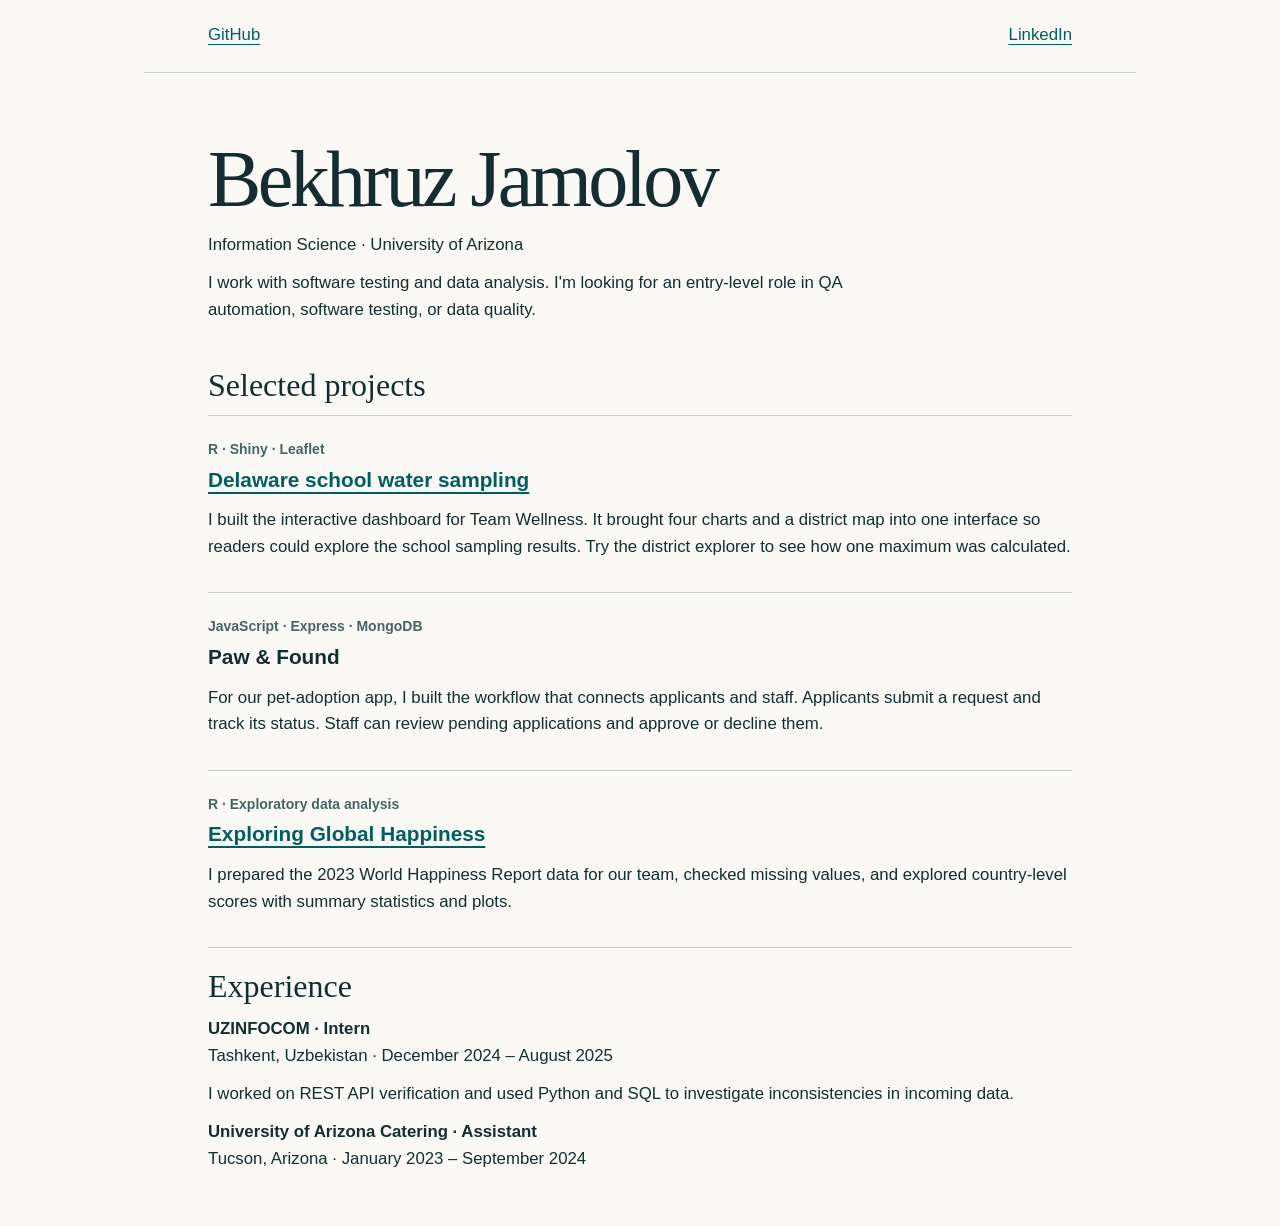
<file: index.html>
<!doctype html><html lang="en"><head><meta charset="utf-8"><meta name="viewport" content="width=device-width, initial-scale=1"><title>Bekhruz Jamolov | QA and data projects</title><link rel="stylesheet" href="style.css"></head><body><nav><a href="https://github.com/jamolovb">GitHub</a><a href="https://www.linkedin.com/in/bekhruzjamolov/">LinkedIn</a></nav><main><header><h1>Bekhruz Jamolov</h1><p>Information Science · University of Arizona</p><p>I work with software testing and data analysis. I'm looking for an entry-level role in QA automation, software testing, or data quality.</p></header><h2>Selected projects</h2><article><small>R · Shiny · Leaflet</small><h3><a href="projects/delaware/">Delaware school water sampling</a></h3><p>I built the interactive dashboard for Team Wellness. It brought four charts and a district map into one interface so readers could explore the school sampling results. Try the district explorer to see how one maximum was calculated.</p></article><article><small>JavaScript · Express · MongoDB</small><h3>Paw &amp; Found</h3><p>For our pet-adoption app, I built the workflow that connects applicants and staff. Applicants submit a request and track its status. Staff can review pending applications and approve or decline them.</p></article><article><small>R · Exploratory data analysis</small><h3><a href="https://github.com/jamolovb/html-portfolio/tree/main/projects/happiness">Exploring Global Happiness</a></h3><p>I prepared the 2023 World Happiness Report data for our team, checked missing values, and explored country-level scores with summary statistics and plots.</p></article><section><h2>Experience</h2><p><strong>UZINFOCOM · Intern</strong><br>Tashkent, Uzbekistan · December 2024 – August 2025</p><p>I worked on REST API verification and used Python and SQL to investigate inconsistencies in incoming data.</p><p><strong>University of Arizona Catering · Assistant</strong><br>Tucson, Arizona · January 2023 – September 2024</p></section></main></body></html>
</file>
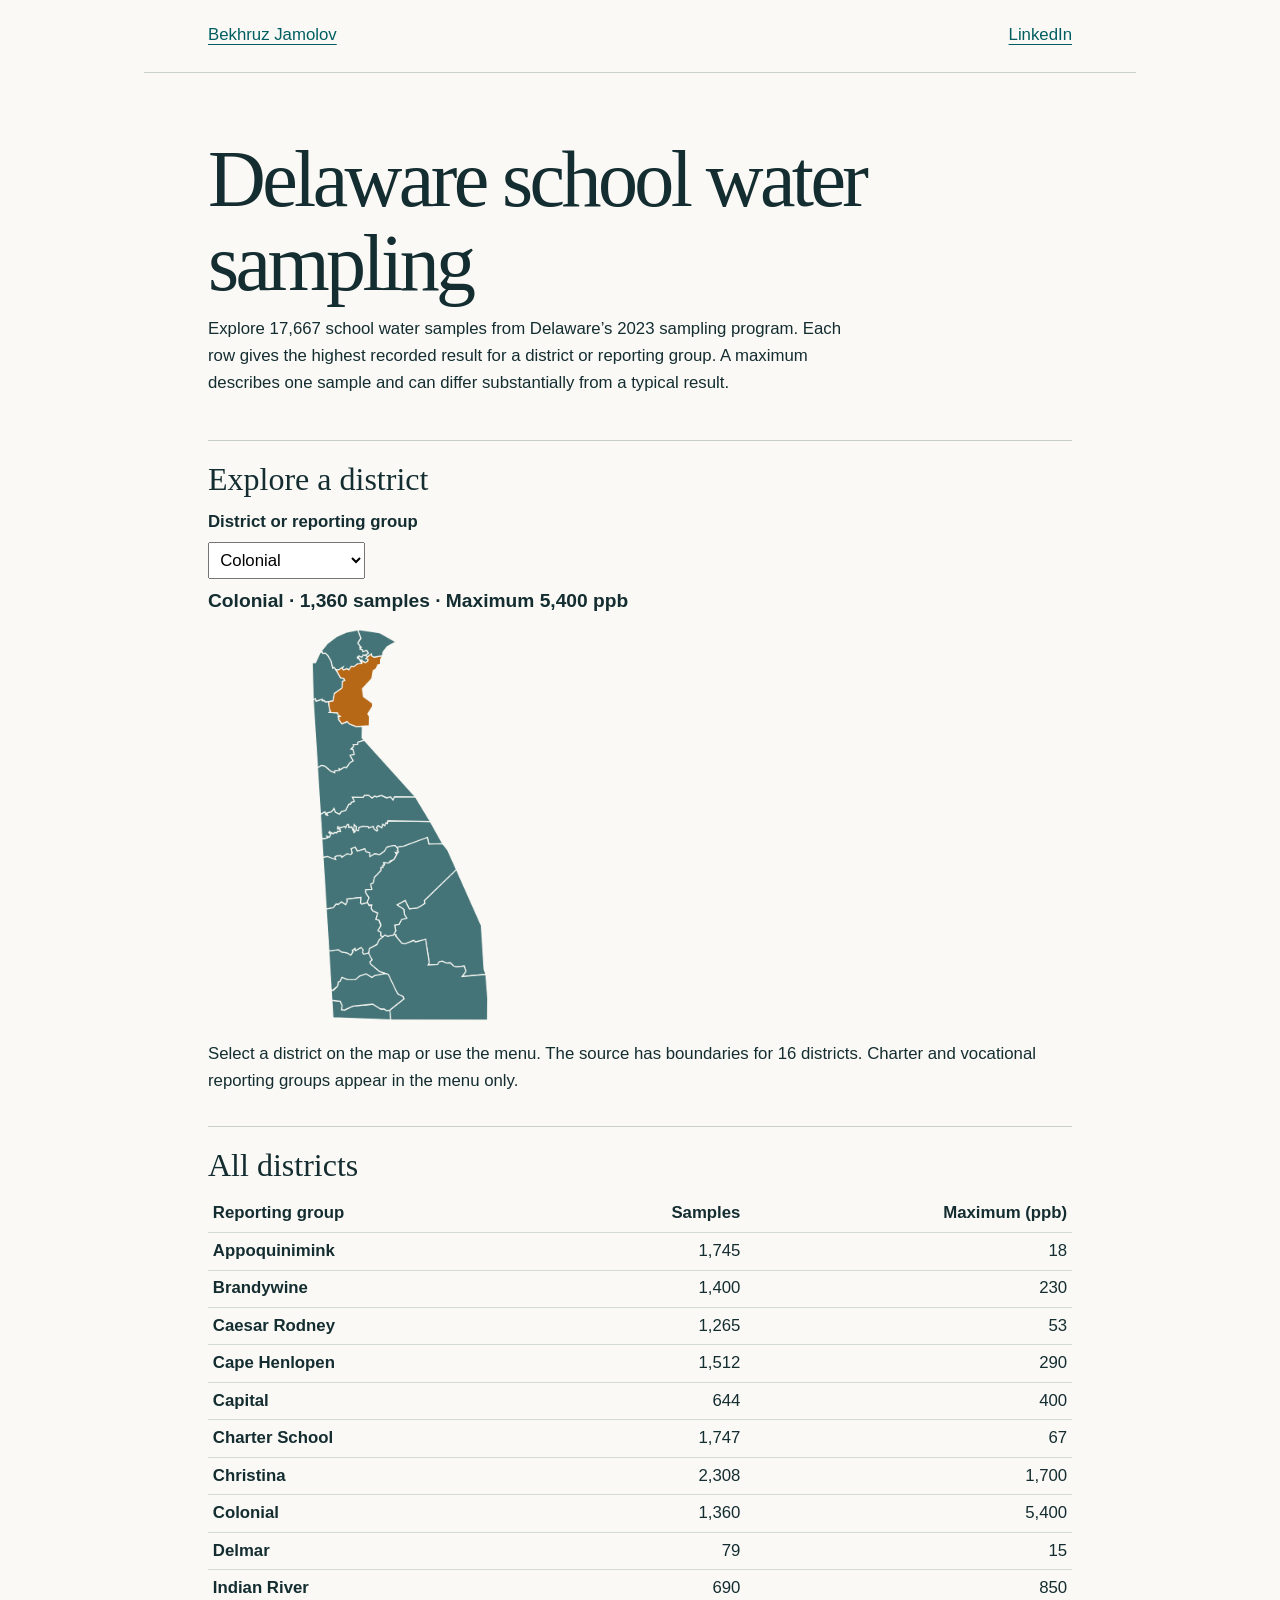
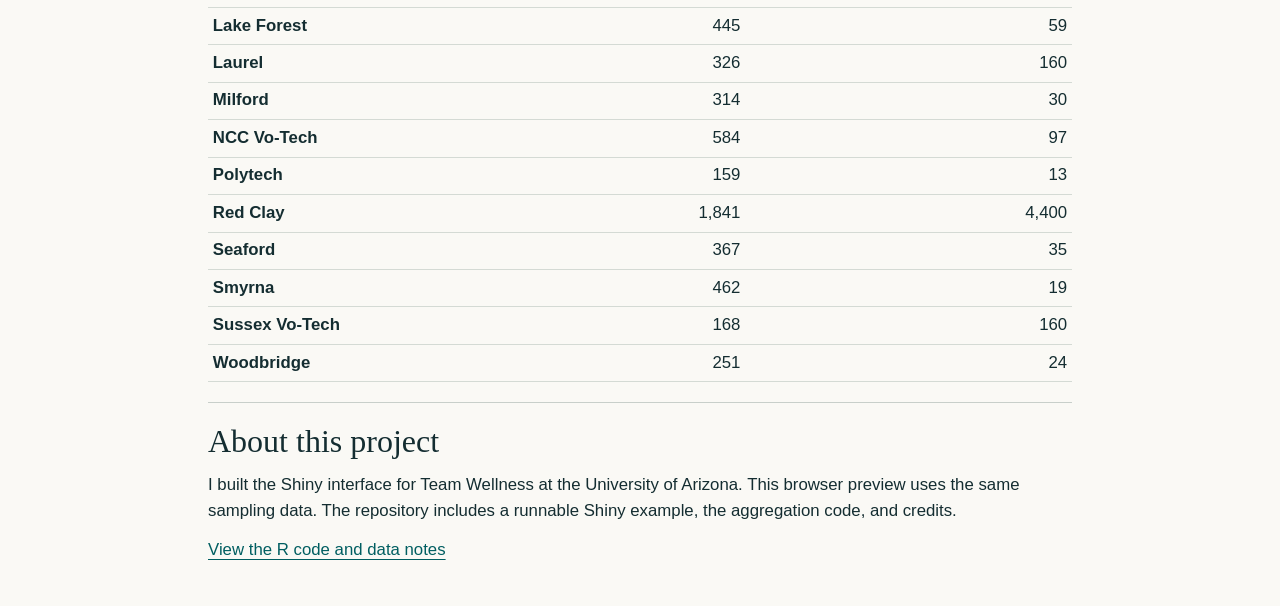
<file: projects/delaware/index.html>
<!doctype html><html lang="en"><head><meta charset="utf-8"><meta name="viewport" content="width=device-width, initial-scale=1"><title>Delaware school water sampling | Bekhruz Jamolov</title><link rel="stylesheet" href="../../style.css"></head><body><nav><a href="../../">Bekhruz Jamolov</a><a href="https://www.linkedin.com/in/bekhruzjamolov/">LinkedIn</a></nav><main><header><h1>Delaware school water sampling</h1><p>Explore 17,667 school water samples from Delaware’s 2023 sampling program. Each row gives the highest recorded result for a district or reporting group. A maximum describes one sample and can differ substantially from a typical result.</p></header><section><h2>Explore a district</h2><label for="district">District or reporting group</label><select id="district"><option data-count="1,745" data-peak="18">Appoquinimink</option><option data-count="1,400" data-peak="230">Brandywine</option><option data-count="1,265" data-peak="53">Caesar Rodney</option><option data-count="1,512" data-peak="290">Cape Henlopen</option><option data-count="644" data-peak="400">Capital</option><option data-count="1,747" data-peak="67">Charter School</option><option data-count="2,308" data-peak="1,700">Christina</option><option data-count="1,360" data-peak="5,400" selected>Colonial</option><option data-count="79" data-peak="15">Delmar</option><option data-count="690" data-peak="850">Indian River</option><option data-count="445" data-peak="59">Lake Forest</option><option data-count="326" data-peak="160">Laurel</option><option data-count="314" data-peak="30">Milford</option><option data-count="584" data-peak="97">NCC Vo-Tech</option><option data-count="159" data-peak="13">Polytech</option><option data-count="1,841" data-peak="4,400">Red Clay</option><option data-count="367" data-peak="35">Seaford</option><option data-count="462" data-peak="19">Smyrna</option><option data-count="168" data-peak="160">Sussex Vo-Tech</option><option data-count="251" data-peak="24">Woodbridge</option></select><output id="result" for="district" aria-live="polite">Colonial · 1,360 samples · Maximum 5,400 ppb</output><canvas id="district-map" width="480" height="520" style="width:min(100%,24rem);height:auto;cursor:pointer" aria-label="Delaware district boundaries. Use the district selector above for keyboard access."></canvas><p>Select a district on the map or use the menu. The source has boundaries for 16 districts. Charter and vocational reporting groups appear in the menu only.</p></section><section><h2>All districts</h2><table><thead><tr><th scope="col">Reporting group</th><th scope="col">Samples</th><th scope="col">Maximum (ppb)</th></tr></thead><tbody><tr><th scope="row">Appoquinimink</th><td>1,745</td><td>18</td></tr><tr><th scope="row">Brandywine</th><td>1,400</td><td>230</td></tr><tr><th scope="row">Caesar Rodney</th><td>1,265</td><td>53</td></tr><tr><th scope="row">Cape Henlopen</th><td>1,512</td><td>290</td></tr><tr><th scope="row">Capital</th><td>644</td><td>400</td></tr><tr><th scope="row">Charter School</th><td>1,747</td><td>67</td></tr><tr><th scope="row">Christina</th><td>2,308</td><td>1,700</td></tr><tr><th scope="row">Colonial</th><td>1,360</td><td>5,400</td></tr><tr><th scope="row">Delmar</th><td>79</td><td>15</td></tr><tr><th scope="row">Indian River</th><td>690</td><td>850</td></tr><tr><th scope="row">Lake Forest</th><td>445</td><td>59</td></tr><tr><th scope="row">Laurel</th><td>326</td><td>160</td></tr><tr><th scope="row">Milford</th><td>314</td><td>30</td></tr><tr><th scope="row">NCC Vo-Tech</th><td>584</td><td>97</td></tr><tr><th scope="row">Polytech</th><td>159</td><td>13</td></tr><tr><th scope="row">Red Clay</th><td>1,841</td><td>4,400</td></tr><tr><th scope="row">Seaford</th><td>367</td><td>35</td></tr><tr><th scope="row">Smyrna</th><td>462</td><td>19</td></tr><tr><th scope="row">Sussex Vo-Tech</th><td>168</td><td>160</td></tr><tr><th scope="row">Woodbridge</th><td>251</td><td>24</td></tr></tbody></table></section><section><h2>About this project</h2><p>I built the Shiny interface for Team Wellness at the University of Arizona. This browser preview uses the same sampling data. The repository includes a runnable Shiny example, the aggregation code, and credits.</p><a href="https://github.com/jamolovb/html-portfolio/tree/main/projects/delaware">View the R code and data notes</a></section><script>const select = document.querySelector('#district');select.addEventListener('change', () => {const option = select.selectedOptions[0];document.querySelector('#result').textContent = option.text + ' · ' + option.dataset.count + ' samples · Maximum ' + option.dataset.peak + ' ppb';});</script></main><script src="map.js"></script></body></html>
</file>
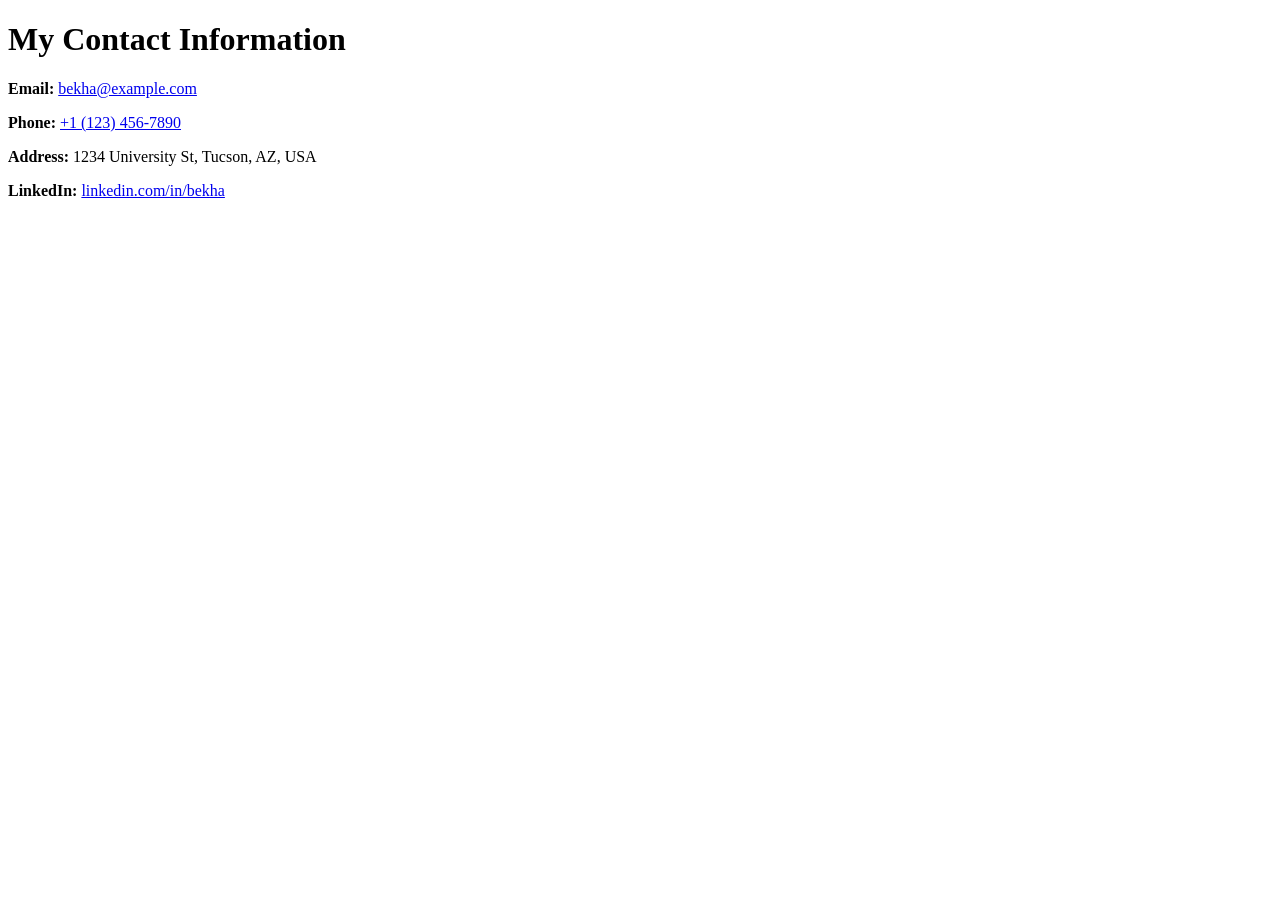
<file: contact_info.html>
<!DOCTYPE html>
<html lang="en">
<head>
    <meta charset="UTF-8">
    <meta name="viewport" content="width=device-width, initial-scale=1.0">
    <title>Contact Me</title>
</head>
<body>
    <h1>My Contact Information</h1>

    <p><strong>Email:</strong> <a href="mailto:bekha@example.com">bekha@example.com</a></p>

    <p><strong>Phone:</strong> <a href="tel:+11234567890">+1 (123) 456-7890</a></p>

    <p><strong>Address:</strong> 1234 University St, Tucson, AZ, USA</p>

    <p><strong>LinkedIn:</strong> <a href="https://linkedin.com/in/bekha" target="_blank">linkedin.com/in/bekha</a></p>

</body>
</html>
</file>
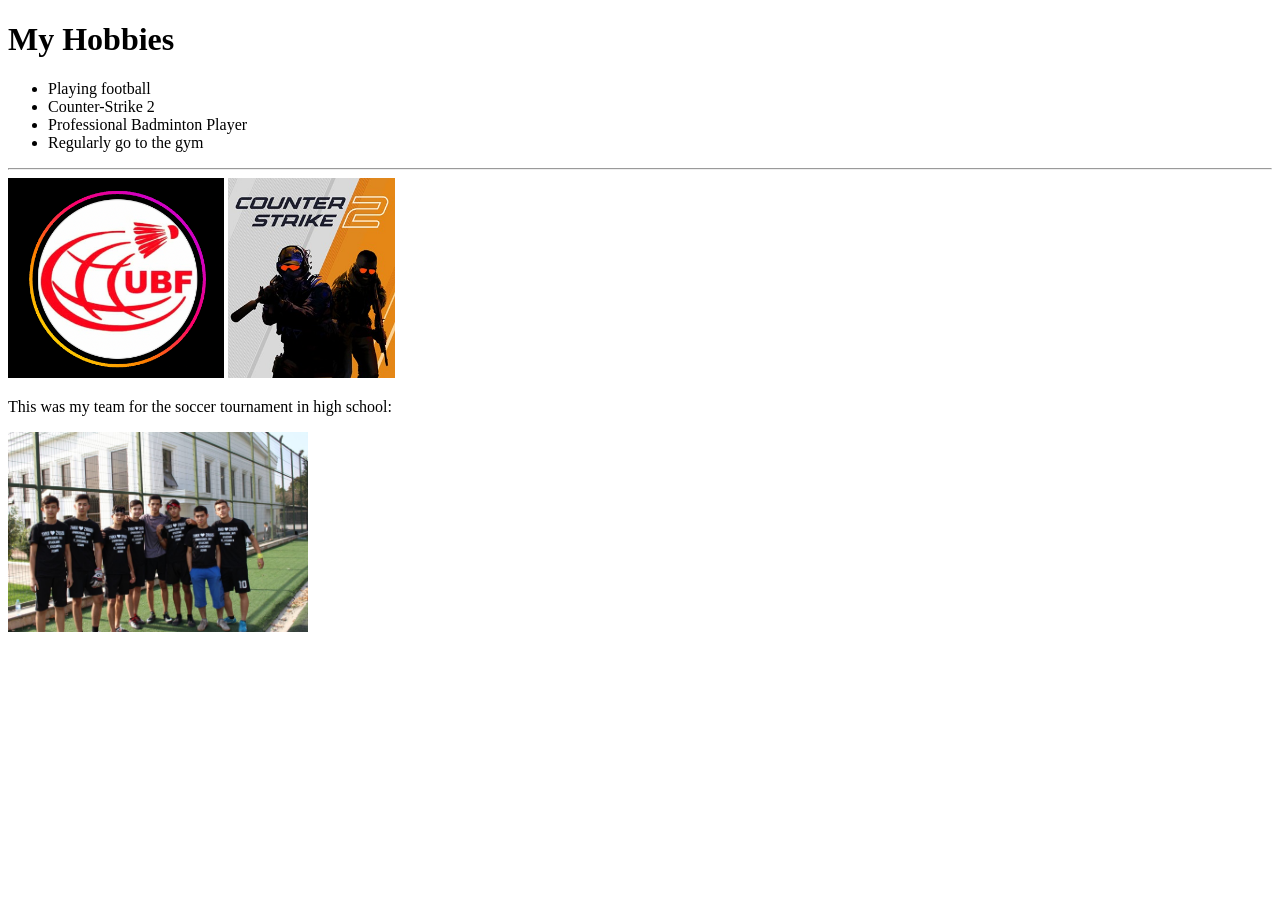
<file: hobbies.html>
<!DOCTYPE html>
<html lang="en">
<head>
    <meta charset="UTF-8">
    <meta name="viewport" content="width=device-width, initial-scale=1.0">
    <title>Document</title>
</head>
<body>

    <h1>My Hobbies</h1>
    <ul>
        <li>Playing football</li>
        <li>Counter-Strike 2</li>
        <li>Professional Badminton Player</li>
        <li>Regularly go to the gym</li>
    </ul>

    <hr> <!-- Correctly placed outside the list -->

    <img src="bad_logo.png" alt="Logo of Badminton Federation Of Uzbekistan" height="200">
    <img src="cs2_img.jpg" alt="Logo of CS 2" height="200">

    <p>This was my team for the soccer tournament in high school:</p>
    <img src="soccer.JPG" alt="Image of me playing soccer" height="200" draggable="true">

</body>
</html>
</file>
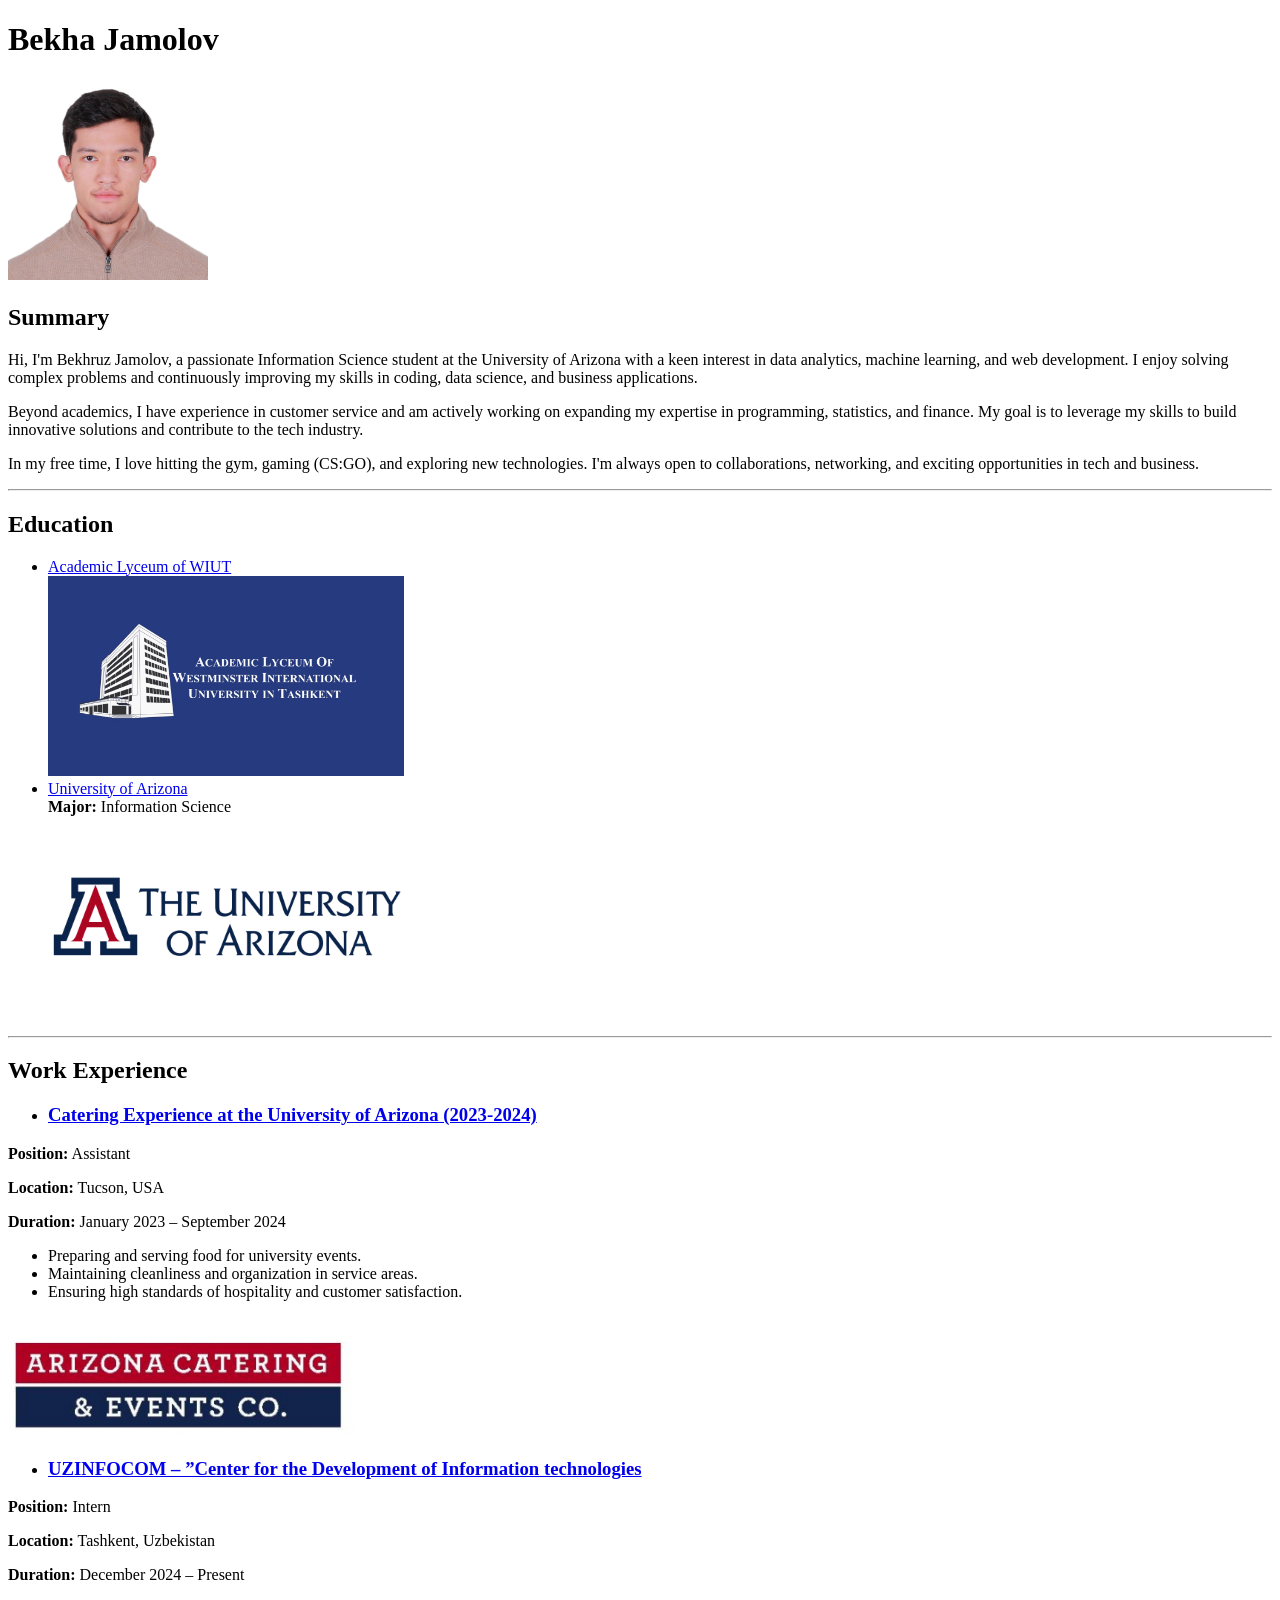
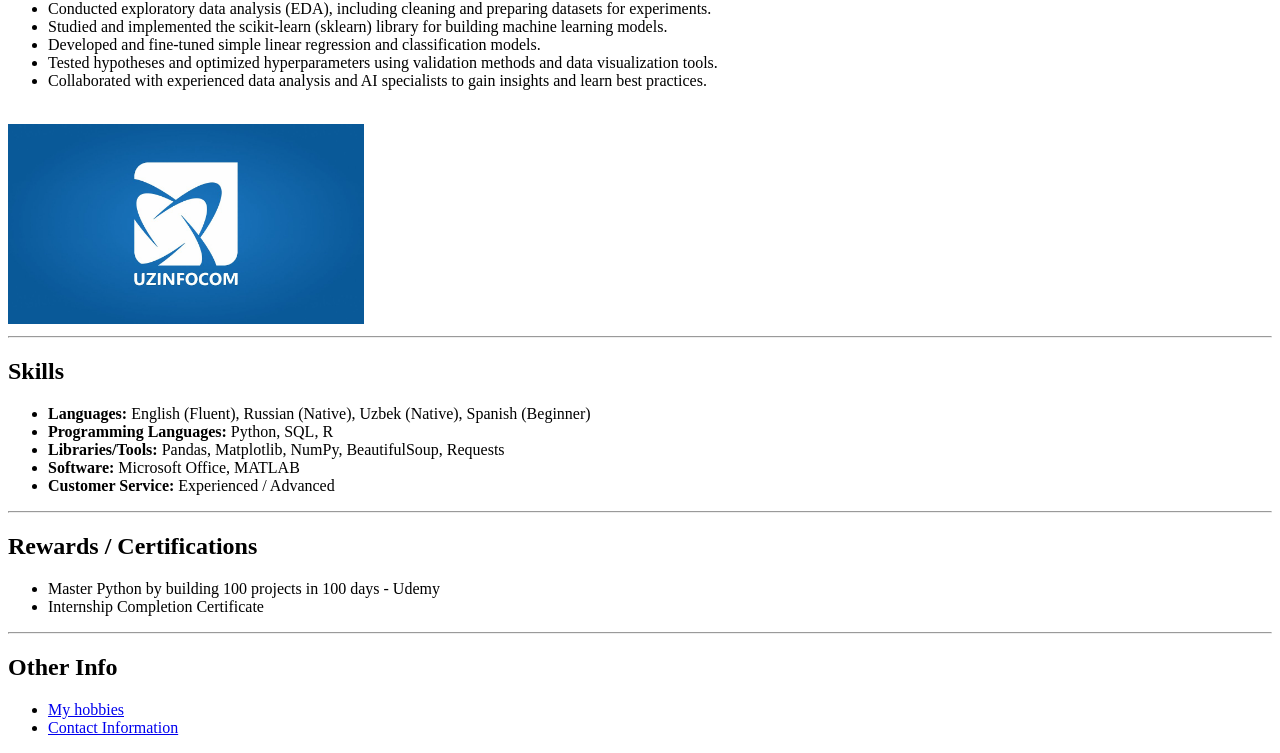
<file: main.html>
<!DOCTYPE html>
<html lang="en">
<head>
    <meta charset="UTF-8">
    <meta name="viewport" content="width=device-width, initial-scale=1.0">
    <title>Portfolio</title>
</head>
<body>
    <h1>Bekha Jamolov</h1>
    <img src="personal_logo.JPG" alt="Bekha's photo" height="200">

    <h2>Summary</h2>
    <p>
        Hi, I'm Bekhruz Jamolov, a passionate Information Science student at the University of Arizona 
        with a keen interest in data analytics, machine learning, and web development. I enjoy solving complex problems 
        and continuously improving my skills in coding, data science, and business applications.
    </p>
    <p>
        Beyond academics, I have experience in customer service and am actively working on expanding my expertise 
        in programming, statistics, and finance. My goal is to leverage my skills to build innovative solutions 
        and contribute to the tech industry.
    </p>
    <p>
        In my free time, I love hitting the gym, gaming (CS:GO), and exploring new technologies. I'm always open 
        to collaborations, networking, and exciting opportunities in tech and business.
    </p>
    <hr/>

    <h2>Education</h2>
    <ul>
        <li>
            <a href="https://lyceum.wiut.uz/en/" target="_blank">Academic Lyceum of WIUT</a>
            <br>
            <img src="high_scholl logo.jpg" alt="ALWIUT Logo" height="200">
        </li>
        <li>
            <a href="https://www.arizona.edu/" target="_blank">University of Arizona</a>
            <br>
            <strong>Major:</strong> Information Science
            <br>
            <img src="uni logo.png" alt="University of Arizona Logo" height="200">
        </li>
    </ul>
    <hr>
    <h2>Work Experience</h2>
    <ul>
            <li>
                <h3>
                    <a href= "https://union.arizona.edu/azcateringandevents/catering-overview">Catering Experience at the University of Arizona (2023-2024)</a> 
                </h3>
            </li>
    </ul>
        <p><strong>Position:</strong> Assistant</p>
        <p><strong>Location:</strong> Tucson, USA</p>
        <p><strong>Duration:</strong> January 2023 – September 2024</p>
        <ul>
            <li>Preparing and serving food for university events.</li>
            <li>Maintaining cleanliness and organization in service areas.</li>
            <li>Ensuring high standards of hospitality and customer satisfaction.</li>
        </ul>
    </ul>
    </br>
    <img src="catering_logo.png" alt="Image of Uof Arizona Catering service", height="100">
    </br>
    <ul>
        <li>
            <h3>
                <a href="https://uzinfocom.uz/services/industries">UZINFOCOM – ”Center for the Development of Information technologies</a>
            </h3>
        </li>
    </ul>
        <p><strong>Position:</strong> Intern</p>
        <p><strong>Location:</strong> Tashkent, Uzbekistan</p>
        <p><strong>Duration:</strong> December 2024 – Present</p>
        <ul>
            <li>Conducted exploratory data analysis (EDA), including cleaning and preparing datasets for experiments.</li>
            <li>Studied and implemented the scikit-learn (sklearn) library for building machine learning models.</li>
            <li>Developed and fine-tuned simple linear regression and classification models.</li>
            <li>Tested hypotheses and optimized hyperparameters using validation methods and data visualization tools.</li>
            <li>Collaborated with experienced data analysis and AI specialists to gain insights and learn best practices.</li>
        </ul>
    <br/>
    <img src="UzINFOCOM_img.jpg" alt="Image of UZ info com company", height="200">
    <hr>
    <h2>Skills</h2>
    <ul>
        <li><strong>Languages:</strong> English (Fluent), Russian (Native), Uzbek (Native), Spanish (Beginner)</li>
        <li><strong>Programming Languages:</strong> Python, SQL, R</li>
        <li><strong>Libraries/Tools:</strong> Pandas, Matplotlib, NumPy, BeautifulSoup, Requests</li>
        <li><strong>Software:</strong> Microsoft Office, MATLAB</li>
        <li><strong>Customer Service:</strong> Experienced / Advanced</li>
    </ul>
    <hr>
    <h2>Rewards / Certifications </h2>
    <ul>
    <li>Master Python by building 100 projects in 100 days - Udemy</li>
    <li>Internship Completion Certificate</li>
    </ul>
    <hr>
    <h2>Other Info</h2>
    <ul>
    <li>
        <a href="hobbies.html">My hobbies</a>
    </li>
    <li>
        <a href="contact_info.html">Contact Information</a>
    </li>
    


    

</body>
</html>
</file>
<file: style.css>
*{box-sizing:border-box}html{color-scheme:light}body{font:1.05rem/1.6 "Helvetica Neue",Arial,sans-serif;color:#142d31;background:#faf9f5;margin:0}main,footer,nav{max-width:62rem;margin:auto;padding:1.4rem clamp(1rem,5vw,4rem)}nav{display:flex;justify-content:space-between;border-bottom:1px solid #cad2cc}a{color:#005e61;text-underline-offset:.22em}h1,h2,h3,p{margin:0 0 .7rem}h1{font:normal clamp(2.8rem,8vw,5rem)/1.05 Georgia,serif;letter-spacing:-.045em}h2{font:normal 2rem Georgia,serif}h3{font-size:1.3rem}header{padding:2.6rem 0 2rem}header p{max-width:40rem}article,section{border-top:1px solid #c8cfca;padding:1.25rem 0}small{font-weight:600;color:#466465}label{display:block;font-weight:bold}select{font:inherit;padding:.45rem;max-width:100%;margin:.4rem 0}output{display:block;font-size:1.2rem;font-weight:600}table{width:100%;border-collapse:collapse;font-variant-numeric:tabular-nums}th,td{text-align:right;border-bottom:1px solid #d4dad4;padding:.3rem}th:first-child,td:first-child{text-align:left}footer{padding-bottom:3rem}a:focus-visible,select:focus-visible{outline:3px solid #b66816}img{max-width:100%;height:auto}
</file>
